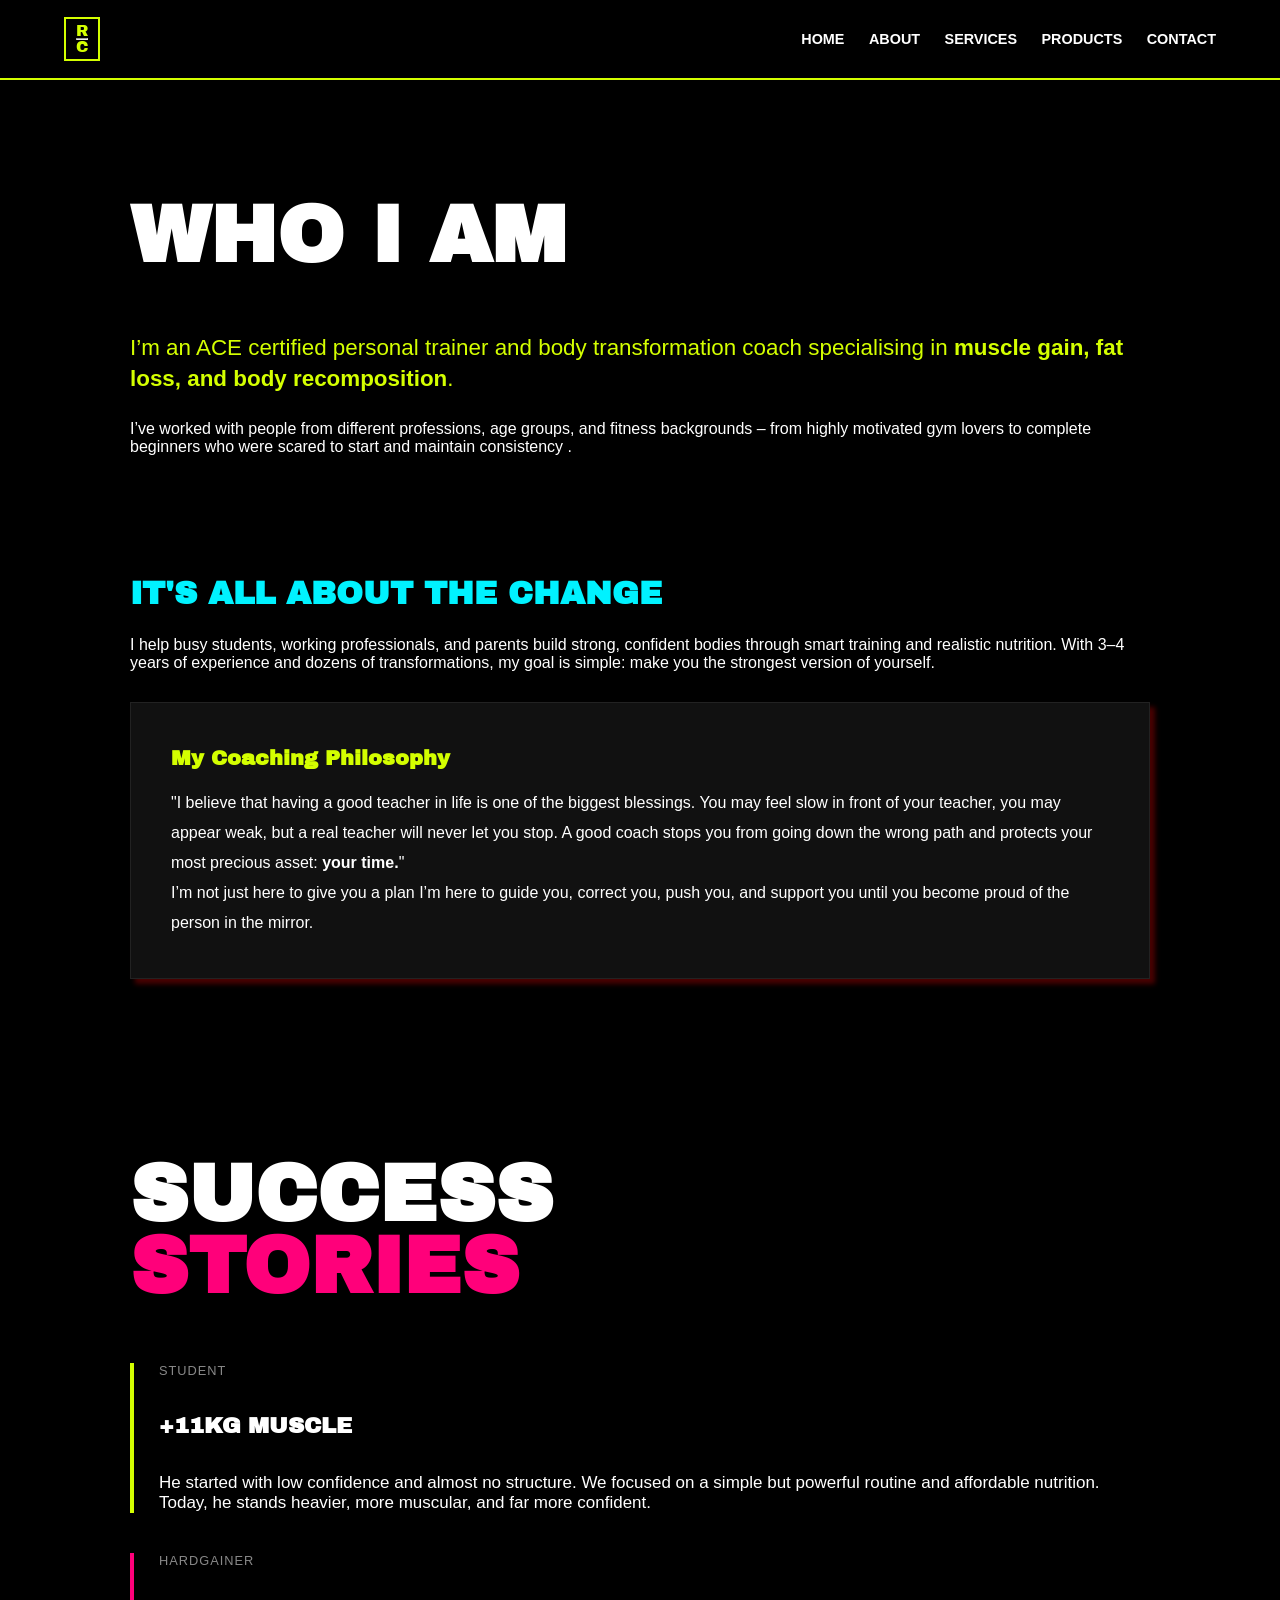
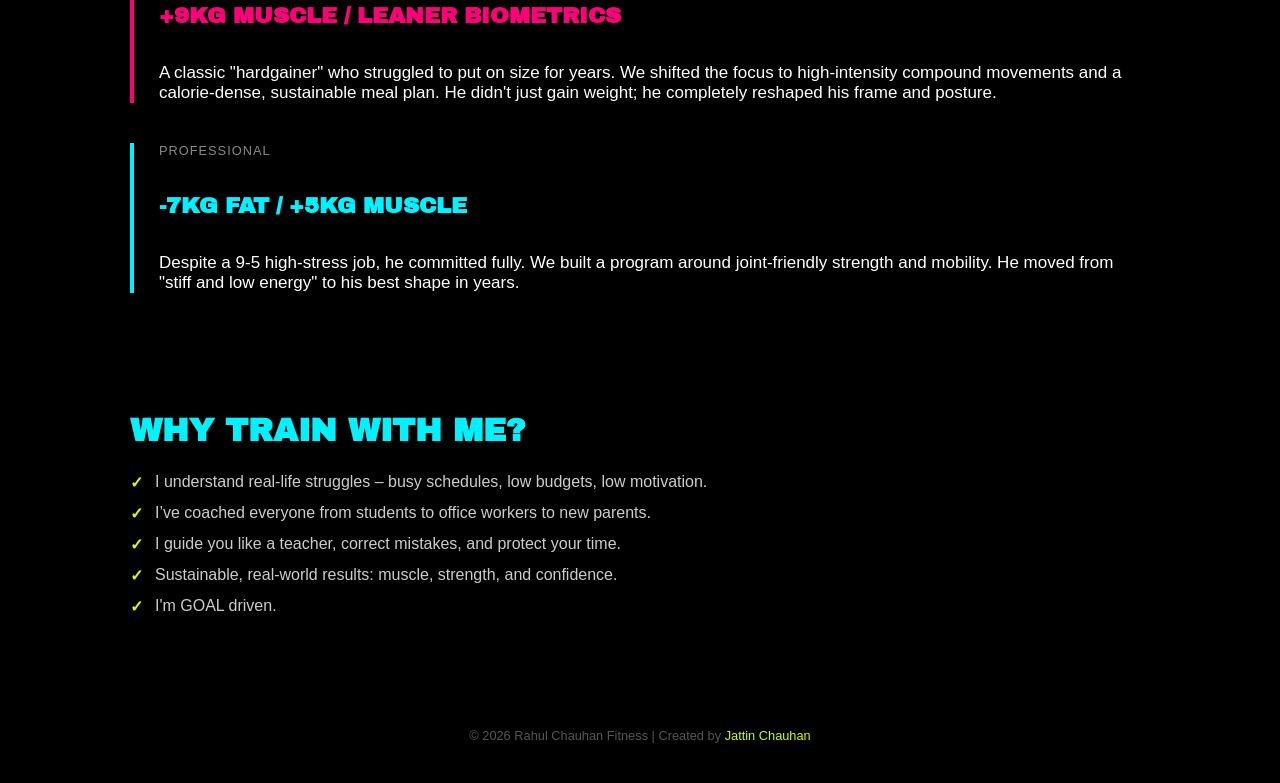
<file: about.html>
<!DOCTYPE html>
<html lang="en">
<head>
<meta charset="UTF-8">
<meta name="viewport" content="width=device-width, initial-scale=1.0">
<title>About | Rahul Chauhan</title>

<link rel="stylesheet" href="about.css">
<link href="https://fonts.googleapis.com/css2?family=Archivo+Black&display=swap" rel="stylesheet">
</head>

<body>

<div class="page-wrapper">

<header class="top-nav">
<div class="logo-box">R<hr>C</div>
<nav>
<a href="index.html">HOME</a>
<a href="about.html">ABOUT</a>
<a href="service.html">SERVICES</a>
<a href="products.html">PRODUCTS</a>
<a href="contact.html">CONTACT</a>
</nav>
</header>


<!-- ABOUT -->
<section>
<div class="content-rail">

<h2 class="wide-title">WHO I AM</h2>

<p class="lead-text">
I’m an ACE certified personal trainer and body transformation coach specialising in <strong>muscle gain, fat loss, and body recomposition</strong>.
</p>

<p>
I’ve worked with people from different professions, age groups, and fitness backgrounds – from highly motivated gym lovers to complete beginners who were scared to start and maintain consistency .
</p>

</div>
</section>


<!-- PHILOSOPHY -->
<section>
<div class="content-rail">

<h2 class="section-title">IT'S ALL ABOUT THE CHANGE</h2>

<p>
I help busy students, working professionals, and parents build strong, confident bodies through smart training and realistic nutrition. With 3–4 years of experience and dozens of transformations, my goal is simple: make you the strongest version of yourself.
</p>

<div class="philosophy-card">

<h3>My Coaching Philosophy</h3>

<p>
"I believe that having a good teacher in life is one of the biggest blessings. You may feel slow in front of your teacher, you may appear weak, but a real teacher will never let you stop. A good coach stops you from going down the wrong path and protects your most precious asset: <strong>your time.</strong>"
</p>

<p>
I’m not just here to give you a plan I’m here to guide you, correct you, push you, and support you until you become proud of the person in the mirror.
</p>

</div>

</div>
</section>


<!-- SUCCESS STORIES -->
<section>
<div class="content-rail">

<h2 class="wide-title">SUCCESS<br><span>STORIES</span></h2>

<div class="story-stack">

<div class="wide-story-card" data-color="neon">
<span class="client-type">STUDENT</span>
<h3 class="client-result">+11KG MUSCLE</h3>
<p>
He started with low confidence and almost no structure. We focused on a simple but powerful routine and affordable nutrition. Today, he stands heavier, more muscular, and far more confident.
</p>
</div>

<div class="wide-story-card" data-color="pink">
<span class="client-type">HARDGAINER</span>
<h3 class="client-result">+9KG MUSCLE / LEANER BIOMETRICS</h3>
<p>
A classic "hardgainer" who struggled to put on size for years. We shifted the focus to high-intensity compound movements and a calorie-dense, sustainable meal plan. He didn't just gain weight; he completely reshaped his frame and posture.
</p>
</div>

<div class="wide-story-card" data-color="blue">
<span class="client-type">PROFESSIONAL</span>
<h3 class="client-result">-7KG FAT / +5KG MUSCLE</h3>
<p>
Despite a 9-5 high-stress job, he committed fully. We built a program around joint-friendly strength and mobility. He moved from "stiff and low energy" to his best shape in years.
</p>
</div>

</div>

</div>
</section>


<!-- WHY TRAIN -->
<section>
<div class="content-rail">

<h2 class="section-title">WHY TRAIN WITH ME?</h2>

<ul class="why-list">
<li>I understand real-life struggles – busy schedules, low budgets, low motivation.</li>
<li>I’ve coached everyone from students to office workers to new parents.</li>
<li>I guide you like a teacher, correct mistakes, and protect your time.</li>
<li>Sustainable, real-world results: muscle, strength, and confidence.</li>
<li>I'm GOAL driven.</li>
</ul>

</div>
</section>


<footer class="dev-footer">
<div class="content-rail">
<p>&copy; 2026 Rahul Chauhan Fitness | Created by <span style="color:#ccff00;">Jattin Chauhan</span></p>
</div>
</footer>

</div>
</body>
</html>
</file>
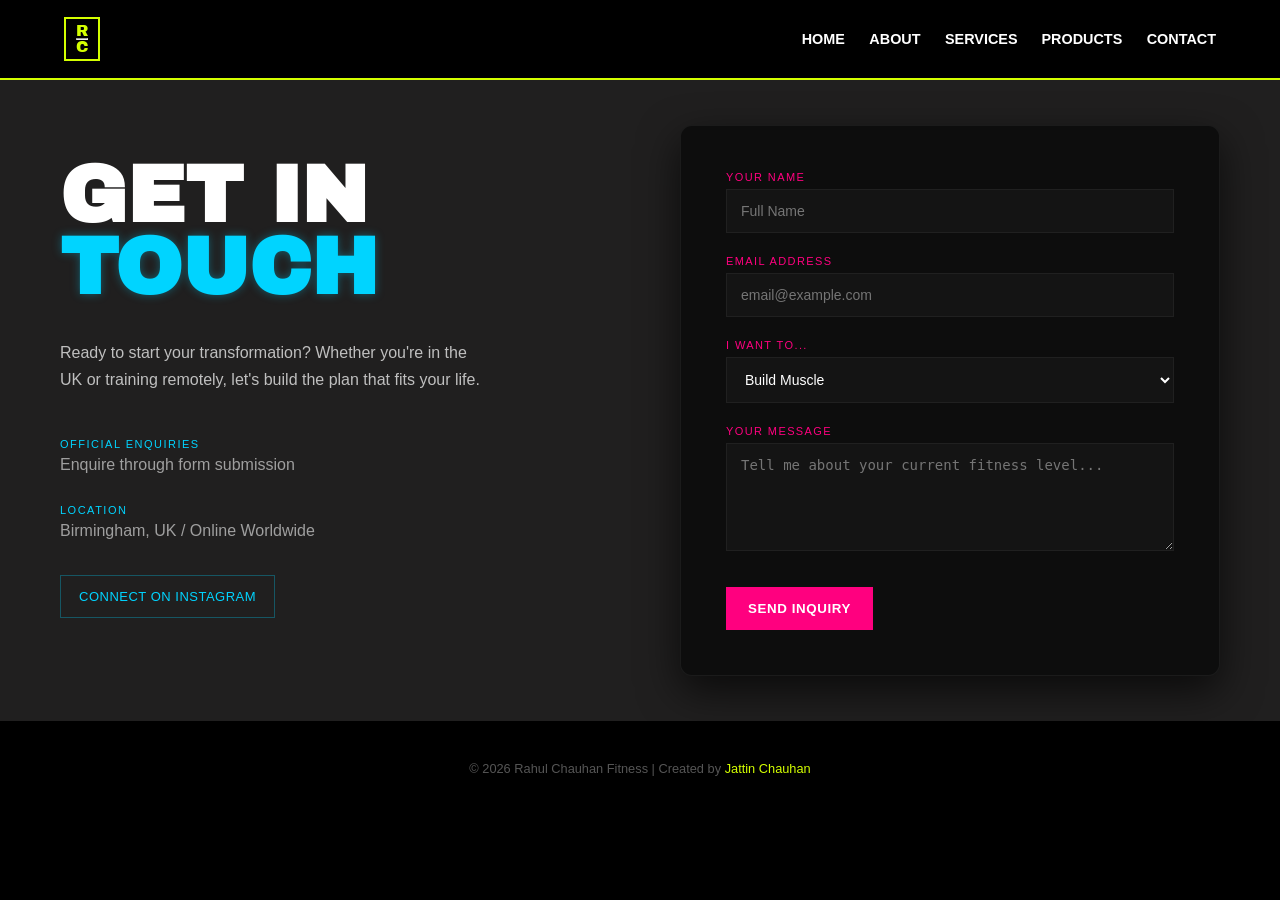
<file: contact.html>
<!DOCTYPE html>
<html lang="en">
<head>
    <meta charset="UTF-8">
    <meta name="viewport" content="width=device-width, initial-scale=1.0">
    <title>Contact | Rahul Chauhan</title>
    <link rel="stylesheet" href="contact.css">
    <link href="https://fonts.googleapis.com/css2?family=Archivo+Black&display=swap" rel="stylesheet">
</head>
<body class="contact-page">
    <div class="page-wrapper">
        
    <header class="top-nav">
        <div class="logo-box">R<hr>C</div>
        <nav>
            <a href="index.html">HOME</a>
            <a href="about.html">ABOUT</a>
            <a href="service.html">SERVICES </a>
            <a href="products.html">PRODUCTS</a>
            <a href="contact.html" class="active">CONTACT</a>
        </nav>
    </header>

<section class="contact-section">
<div class="content-rail">

<div class="contact-grid">

<div class="contact-info">

<h1 class="wide-title">GET IN<br><span>TOUCH</span></h1>

<p class="contact-intro">
Ready to start your transformation? Whether you're in the UK or training remotely, let's build the plan that fits your life.
</p>

<div class="info-item">
<span class="label">OFFICIAL ENQUIRIES</span>
<p>Enquire through form submission</p>
</div>

<div class="info-item">
<span class="label">LOCATION</span>
<p>Birmingham, UK / Online Worldwide</p>
</div>

<div class="social-links">
<a href="https://www.instagram.com/rahul_chauhan946" target="_blank" class="social-icon">
CONNECT ON INSTAGRAM
</a>
</div>

</div>


<div class="contact-form-box">

<form name="contact" method="POST" data-netlify="true" netlify-honeypot="bot-field">

<input type="hidden" name="form-name" value="contact">

<p style="display:none">
<label>Don’t fill this out: <input name="bot-field"></label>
</p>

<div class="input-group">
<label>YOUR NAME</label>
<input type="text" name="name" required placeholder="Full Name">
</div>

<div class="input-group">
<label>EMAIL ADDRESS</label>
<input type="email" name="email" required placeholder="email@example.com">
</div>

<div class="input-group">
<label>I WANT TO...</label>
<select name="goal">
<option value="Muscle Gain">Build Muscle</option>
<option value="Fat Loss">Lose Fat</option>
<option value="Recomp">Body Recomposition</option>
<option value="General fitness">General fitness</option>
<option value="Custom">Specific or not listed</option>
</select>
</div>

<div class="input-group">
<label>YOUR MESSAGE</label>
<textarea name="message" rows="5" placeholder="Tell me about your current fitness level..."></textarea>
</div>

<button type="submit" class="contact-btn">SEND INQUIRY</button>

</form>

</div>

</div>
</div>
</section>
    <footer class="dev-footer">
            <div class="content-rail">
                <p>&copy; 2026 Rahul Chauhan Fitness | Created by <span>Jattin Chauhan</span></p>
            </div>
    </footer>


    <script src="form-handler.js"></script>
</body>
</html>
</file>
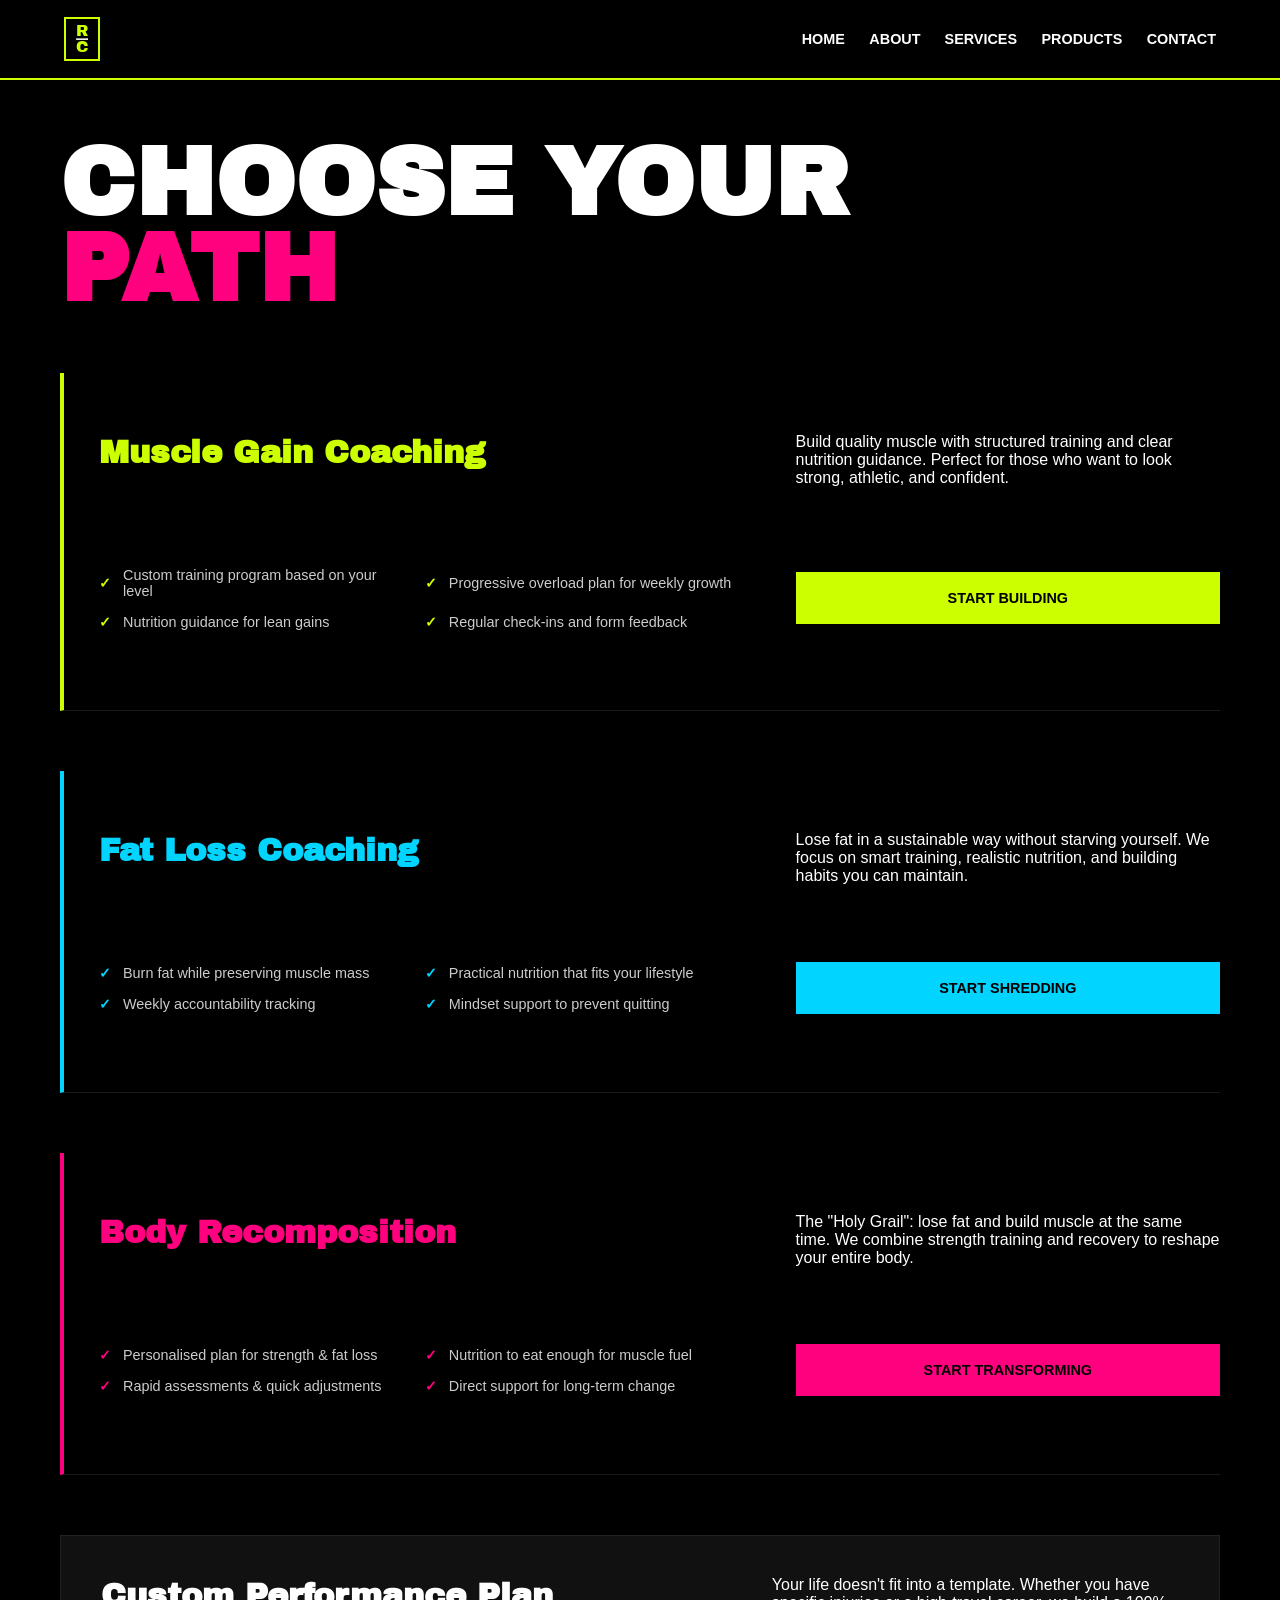
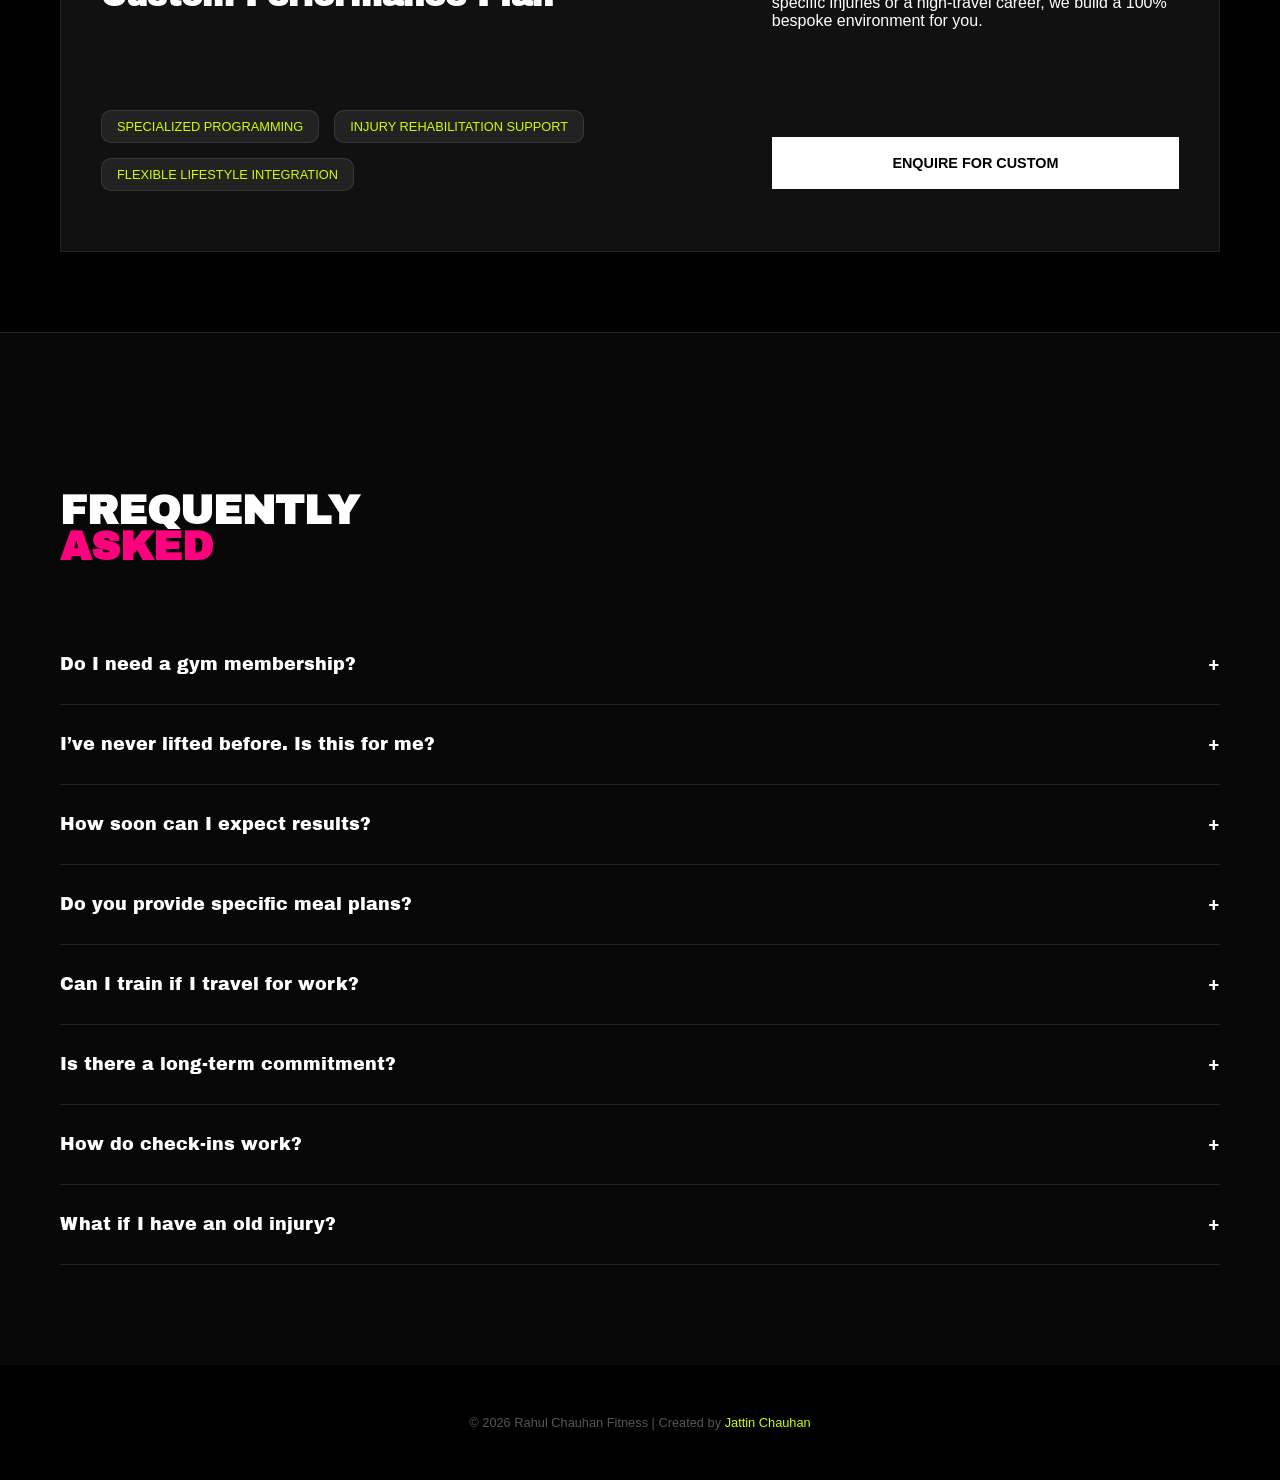
<file: service.html>
<!DOCTYPE html>
<html lang="en">
<head>
    <meta charset="UTF-8">
    <meta name="viewport" content="width=device-width, initial-scale=1.0">
    <title>Services | Rahul Chauhan</title>
    <link rel="stylesheet" href="service.css">
    <link href="https://fonts.googleapis.com/css2?family=Archivo+Black&display=swap" rel="stylesheet">
</head>
<body>
    <div class="page-wrapper">
        <header class="top-nav">
        <div class="logo-box">R<hr>C</div>
        <nav>
            <a href="index.html">HOME</a>
            <a href="about.html">ABOUT </a>
            <a href="service.html">SERVICES</a>
            <a href="products.html">PRODUCTS</a>
            <a href="contact.html">CONTACT</a>
        </nav>
    </header>

        <main class="content-rail">
            <h1 class="wide-title">CHOOSE YOUR<br><span>PATH</span></h1>

            <div class="services-stack">
                <div class="service-row" style="--accent: #ccff00;">
                    <h2 style="color: #ccff00;">Muscle Gain Coaching</h2>
                    <p>Build quality muscle with structured training and clear nutrition guidance. Perfect for those who want to look strong, athletic, and confident.</p>
                    <ul class="check-list">
                        <li>Custom training program based on your level</li>
                        <li>Progressive overload plan for weekly growth</li>
                        <li>Nutrition guidance for lean gains</li>
                        <li>Regular check‑ins and form feedback</li>
                    </ul>
                    <a href="contact.html" class="service-btn">START BUILDING</a>
                </div>

                <div class="service-row" style="--accent: #00d4ff;">
                    <h2 style="color: #00d4ff;">Fat Loss Coaching</h2>
                    <p>Lose fat in a sustainable way without starving yourself. We focus on smart training, realistic nutrition, and building habits you can maintain.</p>
                    <ul class="check-list">
                        <li>Burn fat while preserving muscle mass</li>
                        <li>Practical nutrition that fits your lifestyle</li>
                        <li>Weekly accountability tracking</li>
                        <li>Mindset support to prevent quitting</li>
                    </ul>
                    <a href="contact.html" class="service-btn" style="background:#00d4ff;">START SHREDDING</a>
                </div>

                <div class="service-row" style="--accent: #ff007f;">
                    <h2 style="color: #ff007f;">Body Recomposition</h2>
                    <p>The "Holy Grail": lose fat and build muscle at the same time. We combine strength training and recovery to reshape your entire body.</p>
                    <ul class="check-list">
                        <li>Personalised plan for strength & fat loss</li>
                        <li>Nutrition to eat enough for muscle fuel</li>
                        <li>Rapid assessments & quick adjustments</li>
                        <li>Direct support for long-term change</li>
                    </ul>
                    <a href="contact.html" class="service-btn" style="background:#ff007f;">START TRANSFORMING</a>
                </div>

                <div class="service-row custom-path" style="--accent: #fff;">
                    <h2>Custom Performance Plan</h2>
                    <p>Your life doesn't fit into a template. Whether you have specific injuries or a high-travel career, we build a 100% bespoke environment for you.</p>
                    <div class="custom-features">
                        <span>Specialized Programming</span>
                        <span>Injury Rehabilitation Support</span>
                        <span>Flexible Lifestyle Integration</span>
                    </div>
                    <a href="contact.html" class="service-btn" style="background:#fff; margin-top:25px;">ENQUIRE FOR CUSTOM</a>
                </div>
            </div>
        </main>

        <section class="faq-section">
            <div class="content-rail">
                <h2 class="wide-title" style="font-size: 2.5rem;">FREQUENTLY<br><span>ASKED</span></h2>
                
                <div class="faq-container">
                    <div class="faq-item">
                        <button class="faq-question">Do I need a gym membership? <span>+</span></button>
                        <div class="faq-answer"><p>Not necessarily. While a gym provides more tools, I can design effective home-based programs using dumbbells, resistance bands, or bodyweight if that fits your lifestyle better.</p></div>
                    </div>
                    <div class="faq-item">
                        <button class="faq-question">I’ve never lifted before. Is this for me? <span>+</span></button>
                        <div class="faq-answer"><p>Absolutely. I specialize in taking complete beginners and teaching them the right path from day one, focusing on perfect form to prevent injuries.</p></div>
                    </div>
                    <div class="faq-item">
                        <button class="faq-question">How soon can I expect results? <span>+</span></button>
                        <div class="faq-answer"><p>Most clients feel stronger in 2-3 weeks. Visible body changes typically appear between weeks 8 and 12 of a dedicated plan.</p></div>
                    </div>
                    <div class="faq-item">
                        <button class="faq-question">Do you provide specific meal plans? <span>+</span></button>
                        <div class="faq-answer"><p>I provide realistic nutrition guidelines and affordable meal ideas. My goal is to build sustainable habits, not a temporary crash diet.</p></div>
                    </div>
                    <div class="faq-item">
                        <button class="faq-question">Can I train if I travel for work? <span>+</span></button>
                        <div class="faq-answer"><p>Yes. I specialize in "Hotel Gym" routines and mobile-friendly nutrition strategies so you never lose progress while on the road.</p></div>
                    </div>
                    <div class="faq-item">
                        <button class="faq-question">Is there a long-term commitment? <span>+</span></button>
                        <div class="faq-answer"><p>While I recommend at least 12 weeks for a true transformation, my coaching is flexible. We focus on results, not trapping you in a contract.</p></div>
                    </div>
                    <div class="faq-item">
                        <button class="faq-question">How do check-ins work? <span>+</span></button>
                        <div class="faq-answer"><p>We do weekly digital check-ins where we review your progress photos, measurements, and training logs to adjust the plan for the following week.</p></div>
                    </div>
                    <div class="faq-item">
                        <button class="faq-question">What if I have an old injury? <span>+</span></button>
                        <div class="faq-answer"><p>We work around it. I adapt your exercise selection to ensure we are building strength without aggravating old injuries.</p></div>
                    </div>
                </div>
            </div>
        </section>

        <footer class="dev-footer" style="padding: 50px 0; text-align: center;">
            <div class="content-rail">
                <p>&copy; 2026 Rahul Chauhan Fitness | Created by <span style="color:#ccff00">Jattin Chauhan</span></p>
            </div>
        </footer>
    </div>

    <script>
        document.querySelectorAll('.faq-question').forEach(button => {
            button.addEventListener('click', () => {
                const faqItem = button.parentElement;
                faqItem.classList.toggle('active');
            });
        });
    </script>
</body>
</html>
</file>
<file: about.css>
:root {
    --neon-lime: #d4ff00;
    --bg-dark: rgb(18, 18, 18);
    --card-bg: #1e1e1e;
    --cyber-blue: #00f2ff;
    --insta-pink: #ff007a;
}

/* Reset */
*{
margin:0;
padding:0;
box-sizing:border-box;
}

html{
scroll-behavior:smooth;
overflow-x:hidden;
}

body{
background-color: #000;
color:white;
font-family:'Segoe UI',sans-serif;
overflow-x:hidden;
}

/* Page Layout */

.page-wrapper{
min-height:100vh;
display:flex;
flex-direction:column;
}

/* Content Container */

.content-rail{
max-width:1100px;
margin:0 auto;
padding:0 40px;
width:100%;
}

/* Navigation */

.top-nav{
background:#000;
display:flex;
justify-content:space-between;
align-items:center;
padding:10px 5%;
height:80px;
position:sticky;
top:0;
z-index:1000;
border-bottom:2px solid var(--neon-lime);
}

.logo-box{
border:2px solid var(--neon-lime);
color:var(--neon-lime);
padding:5px 10px;
font-family:'Archivo Black',sans-serif;
text-align:center;
line-height:0.9;
}

.top-nav nav a{
color:white;
text-decoration:none;
font-weight:700;
margin-left:20px;
font-size:0.9rem;
position:relative;
}

.top-nav nav a::after{
content:"";
position:absolute;
left:0;
bottom:-6px;
width:0;
height:2px;
background:var(--cyber-blue);
transition:0.3s;
}

.top-nav nav a:hover::after{
width:100%;
}

/* Sections */

section{
padding:60px 0;
}

/* Titles */

.wide-title{
font-family:'Archivo Black',sans-serif;
text-transform:uppercase;
line-height:0.9;
margin:60px 0;
font-size:clamp(3rem,8vw,5rem);
color:white;
}

.wide-title span{
color:var(--insta-pink);
}

.section-title{
font-family:'Archivo Black',sans-serif;
font-size:2rem;
margin-bottom:25px;
color:#00f2ff;
}

/* Text */

.lead-text{
font-size:1.4rem;
line-height:1.4;
margin-bottom:25px;
color:var(--neon-lime);
}

.second-lead-text{line-height: 30px;
letter-spacing: 10px;}
/* Philosophy Card */

.philosophy-card{
background:#111;
padding:40px;
border:1px solid #222;
box-shadow:5px 5px 5px #e9070750;
margin-top:30px;
line-height: 30px;
}

.philosophy-card h3{
font-family:'Archivo Black',sans-serif;
margin-bottom:15px;
font-size: 1.3rem;
color:var(--neon-lime);
}

/* Success Stories */

.story-stack{
display:flex;
flex-direction:column;
gap:40px;
margin-top:40px;
}

.wide-story-card{
border-left:4px solid var(--neon-lime);
padding-left:25px;
padding-bottom:30px 0;
display:flex;
flex-direction:column;
gap:25px;
transition:0.4s;
font-size:17px;
}

.wide-story-card:hover{
padding-left:35px;
}

.client-type{
font-size:0.8rem;
color:#888;
letter-spacing:1px;
}

.client-result{
font-family:'Archivo Black',sans-serif;
font-size:1.4rem;
margin:10px 0;
}

/* Card Colors */

.wide-story-card[data-color="pink"]{
border-color:var(--insta-pink);
}

.wide-story-card[data-color="pink"] .client-result{
color:var(--insta-pink);
}

.wide-story-card[data-color="blue"]{
border-color:var(--cyber-blue);
}

.wide-story-card[data-color="blue"] .client-result{
color:var(--cyber-blue);
}


/* Why List */

.why-list{
list-style:none;
margin-top:20px;
}

.why-list li{
margin-bottom:12px;
display:flex;
align-items:center;
color:#ccc;
}

.why-list li::before{
content:"✓";
color:var(--neon-lime);
margin-right:12px;
font-weight:bold;
}

/* Footer */


.dev-footer { text-align: center; padding: 40px; color: #555; font-size: 0.8rem; }
.dev-footer span { color: var(--neon-lime); }

@media (max-width: 768px) {
    .form-row {
        flex-direction: column;
        gap: 0;
    }
}
/* ==========================================
   📱 GLOBAL MOBILE OVERRIDES (max-width: 768px)
   ========================================== */
@media screen and (max-width: 768px) {
    /* 1. Fix Navbar Collision */
    .top-nav {
        flex-direction: column !important;
        height: auto !important;
        padding: 15px 20px !important;
        gap: 10px;
    }
    .top-nav nav {
        display: flex;
        justify-content: center;
        gap: 15px !important;
        flex-wrap: wrap;
    }
    .top-nav nav a {
        font-size: 13px !important;
    }

    /* 2. Global Content Padding Reset */
    .content-rail {
        padding: 0 15px !important;
        width: 100% !important;
        overflow-x: hidden;
    }
    
    /* 3. Drop down giant fonts */
    .wide-title, .section-title {
        font-size: 2.2rem !important;
        line-height: 1.1 !important;
        margin-bottom: 20px !important;
    }
}
@media screen and (max-width: 768px) {
    .story-stack {
        gap: 25px !important;
    }
    
    .wide-story-card {
        padding-left: 15px !important;
        font-size: 15px !important;
    }
    
    .client-result {
        font-size: 1.1rem !important;
    }
}
</file>
<file: contact.css>
:root {
    --neon-lime: #d4ff00;
    --bg-dark: #121212;
    --card-bg: #1e1e1e;
    --cyber-blue: #00f2ff; /* Sharp, energetic blue */
    --insta-pink: #ff007a;
}

* { margin: 0; padding: 0; box-sizing: border-box; }
body { background: var(--bg-dark); color: white; font-family: 'Segoe UI', sans-serif; overflow-x: hidden; }

/* GLOBAL LAYOUT SYSTEM */

html, body{
    overflow-x:hidden;
    margin:0;
    padding:0;
    background:#000;
    color:#fff;
}
/* main container */

.content-rail {
    max-width: 1200px;
    margin: auto;
    padding: 0 20px;
} 
/* Navigation */
.top-nav {
    background: #000;
    display: flex;
    justify-content: space-between;
    align-items: center;
    padding: 10px 5%;
    height: 80px;
    position: sticky; top: 0; z-index: 1000;
    border-bottom: 2px solid var(--neon-lime);
}

.logo-box {
    border: 2px solid var(--neon-lime);
    color: var(--neon-lime);
    padding: 5px 10px;
    font-family: 'Archivo Black', sans-serif;
    text-align: center;
    line-height: 0.9;
}
.top-nav nav a{
position:relative;
}
html{
scroll-behavior:smooth;
}

.top-nav nav a::after{
content:"";
position:absolute;
left:0;
bottom:-6px;
width:0;
height:2px;
background:#00d4ff;
transition:0.3s;
}

.top-nav nav a:hover::after{
width:100%;
}
.top-nav nav a {
    color: white; text-decoration: none; font-weight: 700; margin-left: 20px; font-size: 0.9rem;
}
/*mid section where contact info and contact form starts */
.contact-section{ background-color: #201f1f; padding-top: 45px; padding-bottom: 45px;}

.contact-grid{
display:grid;
grid-template-columns:1fr 1fr;
gap:80px;
align-items:start;
}

.wide-title{
font-family:'Archivo Black',sans-serif;
text-transform:uppercase;
line-height:0.9;
margin:35px 0;
font-size:clamp(3rem,8vw,5rem);
}


@media(max-width:768px){
.contact-info .wide-title{
font-size:80px;
}
}
.contact-info .wide-title span{
color:rgba(0,212,255);
text-shadow:0 0 10px rgba(0,212,255,0.35);
}
.contact-container{
max-width:1150px;
margin:auto;
padding:50px 20px 80px;
}
/* LEFT INFO SIDE */

.contact-intro{
color:#bfbfbf;
line-height:1.7;
margin:22px 0 45px;
max-width:430px;
}

.info-item{
margin-bottom:30px;
}

.label{
font-size:11px;
letter-spacing:1.5px;
color:#00d4ff;
display:block;
margin-bottom:6px;
}

.info-item p{
color:#9f9f9f;
}

/* INSTAGRAM BUTTON */

.social-links{
margin-top:35px;
}

.social-icon{
display:inline-block;
padding:13px 18px;
border:1px solid rgba(0,212,255,0.3);
color:#00d4ff;
text-decoration:none;
font-size:13px;
letter-spacing:0.5px;
transition:0.25s;
}

.social-icon:hover{
background:#00d4ff;
color:black;
box-shadow:0 0 12px rgba(0,212,255,0.4);
}

/* FORM CARD */

.contact-form-box{
background:#0d0d0d;
border:1px solid rgba(255,255,255,0.06);
border-radius:12px;
padding:45px;
box-shadow:0 15px 40px rgba(0,0,0,0.65);
}

/* INPUT GROUP */

.input-group{
margin-bottom:22px;
}

.input-group label{
font-size:11px;
letter-spacing:1.4px;
color:#ff007f;
margin-bottom:6px;
display:block;
}

/* INPUTS */

input,
textarea,
select{
width:100%;
padding:13px 14px;
background:#141414;
border:1px solid rgba(255,255,255,0.05);
color:white;
font-size:14px;
outline:none;
transition:0.25s;
}

/* INPUT FOCUS */

input:focus,
textarea:focus,
select:focus{
border-color:#00d4ff;
box-shadow:0 0 8px rgba(0,212,255,0.25);
}

/* BUTTON */

.contact-btn{
margin-top:10px;
padding:14px 22px;
border:none;
background:#ff007f;
color:white;
font-weight:600;
letter-spacing:0.6px;
cursor:pointer;
transition:0.3s;
}

.contact-btn:hover{
background:#ff2c9d;
box-shadow:0 0 10px rgba(255,0,127,0.5);
}
/* success modal */

.modal-overlay {
    display: none; /* Hidden by default */
    position: fixed;
    top: 0; left: 0;
    width: 100%; height: 100%;
    background: rgba(0, 0, 0, 0.9);
    z-index: 9999;
    justify-content: center;
    align-items: center;
}

.modal-content {
    background: var(--card-bg);
    border: 2px solid var(--neon-lime);
    padding: 50px;
    text-align: center;
    max-width: 400px;
    width: 90%;
}

.modal-content h2 { color: var(--neon-lime); margin-bottom: 20px; font-family: 'Archivo Black'; }
.modal-content p { color: white; margin-bottom: 30px; }

/* MOBILE */

@media(max-width:900px){

.contact-grid{
grid-template-columns:1fr;
gap:60px;
}

.contact-form-box{
padding:35px;
}

}
/*footer section*/
/* Footer */
.dev-footer { text-align: center; padding: 40px; color: #555; font-size: 0.8rem; }
.dev-footer span { color: var(--neon-lime); }

@media (max-width: 768px) {
    .form-row {
        flex-direction: column;
        gap: 0;
    }
}
/* ==========================================
   📱 GLOBAL MOBILE OVERRIDES (max-width: 768px)
   ========================================== */
@media screen and (max-width: 768px) {
    /* 1. Fix Navbar Collision */
    .top-nav {
        flex-direction: column !important;
        height: auto !important;
        padding: 15px 20px !important;
        gap: 10px;
    }
    .top-nav nav {
        display: flex;
        justify-content: center;
        gap: 15px !important;
        flex-wrap: wrap;
    }
    .top-nav nav a {
        font-size: 13px !important;
    }

    /* 2. Global Content Padding Reset */
    .content-rail {
        padding: 0 15px !important;
        width: 100% !important;
        overflow-x: hidden;
    }
    
    /* 3. Drop down giant fonts */
    .wide-title, .section-title {
        font-size: 2.2rem !important;
        line-height: 1.1 !important;
        margin-bottom: 20px !important;
    }
}
@media screen and (max-width: 768px) {
    .contact-grid {
        display: flex !important;
        flex-direction: column !important;
        gap: 35px !important;
    }

    .contact-form-box {
        padding: 20px 15px !important;
        width: 100% !important;
    }
    
    input, textarea, select {
        padding: 11px 12px !important;
    }
}
</file>
<file: service.css>
/* 1. VARIABLES & RESET */
:root {
    --neon-lime: #ccff00;
    --cyber-blue: #00d4ff;
    --insta-pink: #ff007f;
    --bg-dark: #000000;
    --card-bg: #111111;
    --text-main: #ffffff;
    --text-dim: #999999;
}

* { 
    margin: 0; 
    padding: 0; 
    box-sizing: border-box; 
}

html, body {
    max-width: 100%;
    overflow-x: hidden;
}

html {
    scroll-behavior: smooth;
}

body { 
    background: var(--bg-dark); 
    color: var(--text-main); 
    font-family: 'Segoe UI', Tahoma, Geneva, Verdana, sans-serif; 
    overflow-x: hidden; 
}

/* 2. GLOBAL LAYOUT SYSTEM */
.content-rail {
    max-width: 1200px;
    margin: auto;
    padding: 0 20px;
}

/* 3. NAVIGATION */
.top-nav {
    background: #000;
    display: flex;
    justify-content: space-between;
    align-items: center;
    padding: 10px 5%;
    height: 80px;
    position: sticky; 
    top: 0; 
    z-index: 1000;
    border-bottom: 2px solid var(--neon-lime);
}

.logo-box {
    border: 2px solid var(--neon-lime);
    color: var(--neon-lime);
    padding: 5px 10px;
    font-family: 'Archivo Black', sans-serif;
    text-align: center;
    line-height: 0.9;
}

.top-nav nav a {
    color: white; 
    text-decoration: none; 
    font-weight: 700; 
    margin-left: 20px; 
    font-size: 0.9rem;
    position: relative;
}

.top-nav nav a::after {
    content: "";
    position: absolute;
    left: 0;
    bottom: -6px;
    width: 0;
    height: 2px;
    background: var(--cyber-blue);
    transition: 0.3s;
}

.top-nav nav a:hover::after {
    width: 100%;
}

/* 4. SERVICES SECTION */
.wide-title {
    font-size: clamp(3rem, 10vw, 6rem);
    line-height: 0.9;
    margin: 60px 0;
    font-family: 'Archivo Black', sans-serif;
    text-transform: uppercase;
}

.wide-title span { 
    color: var(--insta-pink); 
}

.services-stack {
    margin-top: 60px;
    display: flex;
    flex-direction: column;
    gap: 60px;
}

.service-row {
    display: grid;
    grid-template-columns: 1.5fr 1fr;
    gap: 60px;
    padding: 60px 0;
    padding-left: 35px;
    border-left: 4px solid var(--accent, var(--neon-lime));
    border-bottom: 1px solid rgba(255, 255, 255, 0.1);
    align-items: center;
}

.service-row h2 { 
    font-family: 'Archivo Black', sans-serif; 
    font-size: 2rem; 
    margin-bottom: 15px; 
    color: var(--accent, var(--neon-lime));
}

/* 5. COMPONENTS (Buttons, Lists, Features) */
.check-list { 
    list-style: none; 
    margin: 20px 0; 
    display: grid; 
    grid-template-columns: 1fr 1fr; 
    gap: 15px; 
}

.check-list li { 
    color: #ccc; 
    display: flex; 
    align-items: center; 
    font-size: 0.9rem;
}

.check-list li::before { 
    content: '✓'; 
    color: var(--accent, var(--neon-lime)); 
    margin-right: 12px; 
    font-weight: bold; 
}

.service-btn {
    display: inline-block;
    padding: 18px 35px;
    background: var(--accent, var(--neon-lime));
    color: #000;
    text-decoration: none;
    font-weight: bold;
    text-transform: uppercase;
    font-size: 0.90rem;
    transition: 0.3s ease;
    text-align: center;
}

.service-btn:hover {
    background: white;
    color: black;
    box-shadow: 0px 5px 5px #aaaaaa;
    transform: translateY(-2px);
}

/* 6. CUSTOM PATH BOX */
.custom-path { 
    background: var(--card-bg); 
    padding: 40px; 
    border: 1px solid #222; 
}

.custom-features { 
    display: flex; 
    flex-wrap: wrap; 
    gap: 15px; 
    margin: 20px 0; 
}

.custom-features span { 
    background: #222; 
    padding: 8px 15px; 
    border-radius: 10px; 
    font-size: 0.8rem; 
    color:var(--neon-lime); 
    text-transform: uppercase;
    border: 1px solid rgba(255,255,255,0.1);
}

/* 7. FAQ SECTION */
.faq-section { 
    background: #080808; 
    padding: 100px 0; 
    margin-top: 80px; 
    border-top: 1px solid #222; 
}

.faq-item { 
    border-bottom: 1px solid #222; 
}

.faq-question {
    width: 100%; 
    background: none; 
    border: none; 
    color: white;
    padding: 30px 0; 
    text-align: left; 
    font-family: 'Archivo Black', sans-serif;
    font-size: 1.1rem; 
    cursor: pointer; 
    display: flex; 
    justify-content: space-between;
    transition: 0.3s;
}

.faq-question:hover {
    color: var(--neon-lime);
}

.faq-answer { 
    max-height: 0; 
    overflow: hidden; 
    transition: 0.4s ease; 
    color: var(--text-dim); 
    line-height: 1.6; 
}

.faq-item.active .faq-answer { 
    max-height: 500px; 
    padding-bottom: 30px; 
}

.faq-item.active .faq-question {
    color: var(--cyber-blue);
}

/* 8. FOOTER */
.dev-footer { 
    text-align: center; 
    padding: 60px 40px; 
    color: #555; 
    font-size: 0.8rem; 
}

.dev-footer span { 
    color: var(--neon-lime); 
}

/* 9. RESPONSIVE DESIGN */
@media (max-width: 968px) {
    .service-row { 
        grid-template-columns: 1fr; 
        gap: 30px;
    }
    .check-list { 
        grid-template-columns: 1fr; 
    }
    .wide-title {
        font-size: 3.5rem;
    }
}
/* ==========================================
   📱 GLOBAL MOBILE OVERRIDES (max-width: 768px)
   ========================================== */
@media screen and (max-width: 768px) {
    /* 1. Fix Navbar Collision */
    .top-nav {
        flex-direction: column !important;
        height: auto !important;
        padding: 15px 20px !important;
        gap: 10px;
    }
    .top-nav nav {
        display: flex;
        justify-content: center;
        gap: 15px !important;
        flex-wrap: wrap;
    }
    .top-nav nav a {
        font-size: 13px !important;
    }

    /* 2. Global Content Padding Reset */
    .content-rail {
        padding: 0 15px !important;
        width: 100% !important;
        overflow-x: hidden;
    }
    
    /* 3. Drop down giant fonts */
    .wide-title, .section-title {
        font-size: 2.2rem !important;
        line-height: 1.1 !important;
        margin-bottom: 20px !important;
    }
}
</file>
